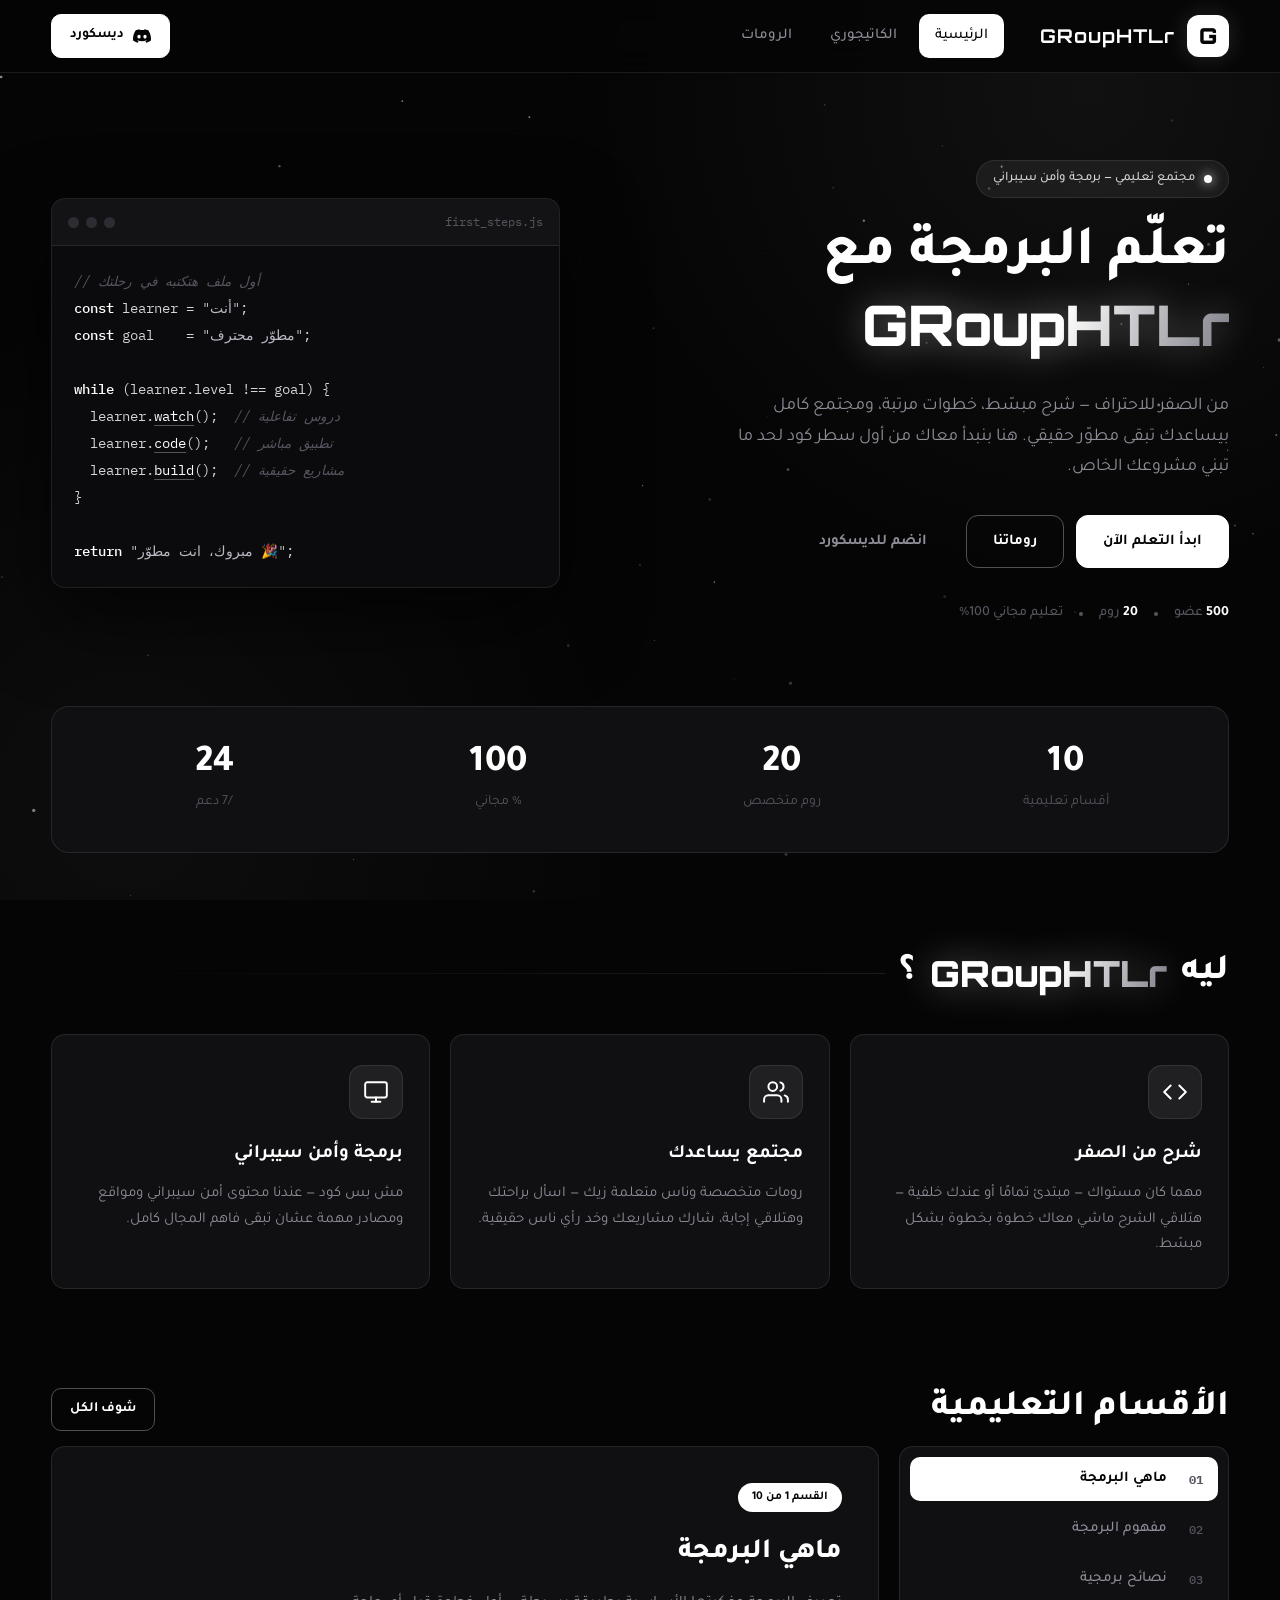
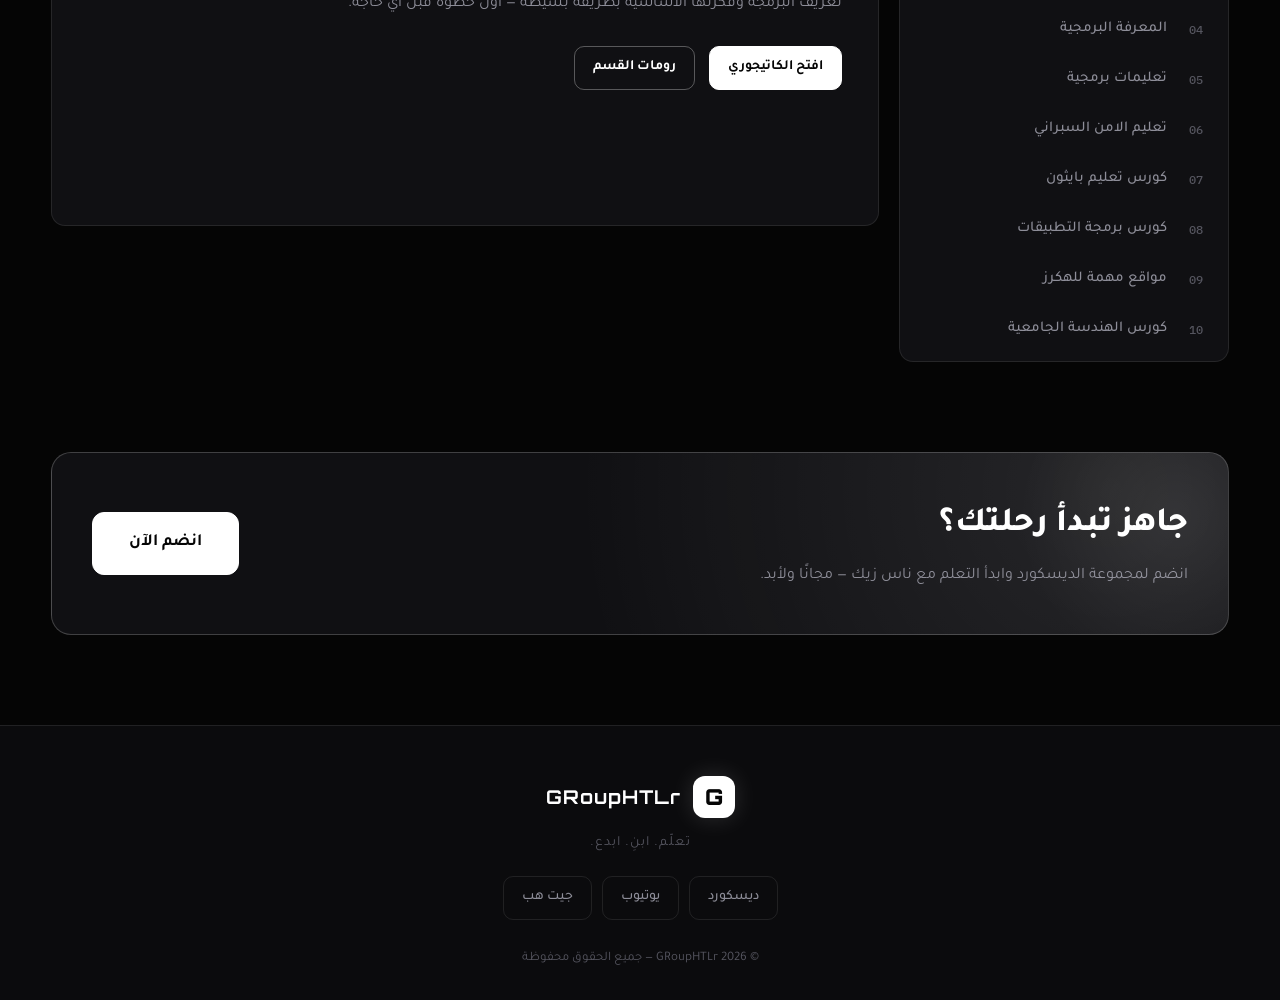
<file: index.html>
<!DOCTYPE html>
<html lang="ar" dir="rtl">
<head>
    <meta charset="UTF-8">
    <meta name="viewport" content="width=device-width, initial-scale=1.0">
    <title>GRoupHTLr — تعلّم البرمجة من الصفر</title>
    <meta name="description" content="GRoupHTLr — مجتمع عربي لتعليم البرمجة والأمن السيبراني من الصفر للاحتراف">
    <!-- ✏️ الخطوط: لو عايز تغير الخط عدّل من هنا -->
    <link rel="preconnect" href="https://fonts.googleapis.com">
    <link href="https://fonts.googleapis.com/css2?family=Tajawal:wght@400;500;700;800&family=Orbitron:wght@500;700;900&family=IBM+Plex+Mono:wght@400;500&display=swap" rel="stylesheet">
    <link rel="stylesheet" href="style.css">
<base target="_blank">
</head>
<body>

<!-- خلفية النجوم المتحركة -->
<canvas id="bgCanvas"></canvas>

<!-- ================= الهيدر ================= -->
<header class="header">
    <div class="container header-inner">

        <!-- ✏️ اللوقو: لو عندك صورة لوقو شيل الـ G وحط <img src="رابط-الصورة" alt="GRoupHTLr"> -->
        <a href="index.html" class="logo">
            <span class="logo-badge">G</span>
            <span class="logo-text">GRoupHTLr</span>
        </a>

        <nav class="nav" id="nav">
            <a href="index.html" class="active">الرئيسية</a>
            <a href="category.html">الكاتيجوري</a>
            <a href="rooms.html">الرومات</a>
        </nav>

        <div class="header-actions">
            <!-- ✏️ رابط الديسكورد بيتعدل من ملف index.js (SITE.discord) -->
            <a href="#" data-link="discord" target="_blank" class="btn btn-primary btn-sm">
                <svg width="18" height="18" viewBox="0 0 24 24" fill="currentColor"><path d="M20.317 4.37a19.79 19.79 0 0 0-4.885-1.515.074.074 0 0 0-.079.037c-.21.375-.444.865-.608 1.25a18.27 18.27 0 0 0-5.487 0 12.64 12.64 0 0 0-.617-1.25.077.077 0 0 0-.079-.037A19.736 19.736 0 0 0 3.677 4.37a.07.07 0 0 0-.032.027C.533 9.046-.32 13.58.099 18.058a.082.082 0 0 0 .031.056 19.9 19.9 0 0 0 5.993 3.03.078.078 0 0 0 .084-.028 14.09 14.09 0 0 0 1.226-1.994.076.076 0 0 0-.041-.106 13.107 13.107 0 0 1-1.872-.892.077.077 0 0 1-.008-.128c.126-.094.252-.192.372-.291a.074.074 0 0 1 .077-.01c3.928 1.793 8.18 1.793 12.062 0a.074.074 0 0 1 .078.009c.12.099.246.198.373.292a.077.077 0 0 1-.006.127 12.3 12.3 0 0 1-1.873.892.077.077 0 0 0-.041.107c.36.698.772 1.362 1.225 1.993a.076.076 0 0 0 .084.028 19.84 19.84 0 0 0 6.002-3.03.077.077 0 0 0 .032-.054c.5-5.177-.838-9.674-3.549-13.66a.06.06 0 0 0-.031-.03zM8.02 15.33c-1.183 0-2.157-1.085-2.157-2.419 0-1.333.955-2.419 2.157-2.419 1.21 0 2.176 1.096 2.157 2.42 0 1.333-.956 2.418-2.157 2.418zm7.975 0c-1.183 0-2.157-1.085-2.157-2.419 0-1.333.955-2.419 2.157-2.419 1.21 0 2.176 1.096 2.157 2.42 0 1.333-.946 2.418-2.157 2.418z"/></svg>
                ديسكورد
            </a>
            <button class="menu-toggle" id="menuToggle" aria-label="القائمة">
                <span></span><span></span><span></span>
            </button>
        </div>
    </div>
</header>

<main>
    <!-- ================= الهيرو ================= -->
    <section class="hero">
        <div class="container hero-grid">
            <div class="hero-content reveal">
                <span class="badge"><i></i> مجتمع تعليمي — برمجة وأمن سيبراني</span>

                <!-- ✏️ العنوان الرئيسي -->
                <h1 class="hero-title">تعلّم البرمجة مع <span class="brand">GRoupHTLr</span></h1>

                <!-- ✏️ التعريف: عدّل الكلام ده لكلامك أنت -->
                <p class="hero-desc">من الصفر للاحتراف — شرح مبسّط، خطوات مرتبة، ومجتمع كامل بيساعدك تبقى مطوّر حقيقي. هنا بنبدأ معاك من أول سطر كود لحد ما تبني مشروعك الخاص.</p>

                <div class="hero-cta">
                    <a href="category.html" class="btn btn-primary">ابدأ التعلم الآن</a>
                    <a href="rooms.html" class="btn btn-outline">روماتنا</a>
                    <a href="#" data-link="discord" target="_blank" class="btn btn-ghost">انضم للديسكورد</a>
                </div>

                <div class="hero-meta">
                    <span><b id="membersCount">0</b> عضو</span>
                    <i></i>
                    <span><b id="roomsCount">0</b> روم</span>
                    <i></i>
                    <span>تعليم مجاني 100%</span>
                </div>
            </div>

            <!-- نافذة الكود الزينة -->
            <div class="hero-code reveal">
                <div class="code-head">
                    <i></i><i></i><i></i>
                    <span>first_steps.js</span>
                </div>
                <pre><span class="cm">// أول ملف هتكتبه في رحلتك</span>
<span class="kw">const</span> learner = <span class="str">"أنت"</span>;
<span class="kw">const</span> goal    = <span class="str">"مطوّر محترف"</span>;

<span class="kw">while</span> (learner.level !== goal) {
  learner.<span class="fn">watch</span>();  <span class="cm">// دروس تفاعلية</span>
  learner.<span class="fn">code</span>();   <span class="cm">// تطبيق مباشر</span>
  learner.<span class="fn">build</span>();  <span class="cm">// مشاريع حقيقية</span>
}

<span class="kw">return</span> <span class="str">"مبروك، انت مطوّر 🎉"</span>;</pre>
            </div>
        </div>
    </section>

    <!-- ================= الإحصائيات ================= -->
    <section class="container">
        <div class="stats reveal">
            <div class="stat"><b class="counter" data-count="10">0</b><span>أقسام تعليمية</span></div>
            <div class="stat"><b class="counter" data-count="20">0</b><span>روم متخصص</span></div>
            <div class="stat"><b class="counter" data-count="100">0</b><span>% مجاني</span></div>
            <div class="stat"><b class="counter" data-count="24">0</b><span>/7 دعم</span></div>
        </div>
    </section>

    <!-- ================= المميزات ================= -->
    <section class="container">
        <h2 class="sec-title reveal">ليه <span class="brand">GRoupHTLr</span>؟</h2>
        <div class="features">
            <div class="feature reveal">
                <div class="feature-icon">
                    <svg width="26" height="26" viewBox="0 0 24 24" fill="none" stroke="currentColor" stroke-width="1.8" stroke-linecap="round" stroke-linejoin="round"><polyline points="16 18 22 12 16 6"/><polyline points="8 6 2 12 8 18"/></svg>
                </div>
                <h3>شرح من الصفر</h3>
                <p>مهما كان مستواك — مبتدئ تمامًا أو عندك خلفية — هتلاقي الشرح ماشي معاك خطوة بخطوة بشكل مبسّط.</p>
            </div>
            <div class="feature reveal">
                <div class="feature-icon">
                    <svg width="26" height="26" viewBox="0 0 24 24" fill="none" stroke="currentColor" stroke-width="1.8" stroke-linecap="round" stroke-linejoin="round"><path d="M17 21v-2a4 4 0 0 0-4-4H5a4 4 0 0 0-4 4v2"/><circle cx="9" cy="7" r="4"/><path d="M23 21v-2a4 4 0 0 0-3-3.87"/><path d="M16 3.13a4 4 0 0 1 0 7.75"/></svg>
                </div>
                <h3>مجتمع يساعدك</h3>
                <p>رومات متخصصة وناس متعلمة زيك — اسأل براحتك وهتلاقي إجابة، شارك مشاريعك وخد رأي ناس حقيقية.</p>
            </div>
            <div class="feature reveal">
                <div class="feature-icon">
                    <svg width="26" height="26" viewBox="0 0 24 24" fill="none" stroke="currentColor" stroke-width="1.8" stroke-linecap="round" stroke-linejoin="round"><rect x="2" y="3" width="20" height="14" rx="2"/><line x1="8" y1="21" x2="16" y2="21"/><line x1="12" y1="17" x2="12" y2="21"/></svg>
                </div>
                <h3>برمجة وأمن سيبراني</h3>
                <p>مش بس كود — عندنا محتوى أمن سيبراني ومواقع ومصادر مهمة عشان تبقى فاهم المجال كامل.</p>
            </div>
        </div>
    </section>

    <!-- ================= الأقسام (كاتيجوري) ================= -->
    <section class="container">
        <div class="sec-head reveal">
            <h2 class="sec-title">الأقسام التعليمية</h2>
            <a href="category.html" class="btn btn-outline btn-sm">شوف الكل</a>
        </div>
        <div class="cats-layout reveal">
            <!-- القايمة الجنب — بتتعبى تلقائي من index.js -->
            <aside class="cats-side" id="catList"></aside>
            <!-- اللوحة — بتتغير بالضغط -->
            <div class="cats-panel" id="catPanel"></div>
        </div>
    </section>

    <!-- ================= دعوة انضمام ================= -->
    <section class="container">
        <div class="join-banner reveal">
            <div>
                <h2>جاهز تبدأ رحلتك؟</h2>
                <p>انضم لمجموعة الديسكورد وابدأ التعلم مع ناس زيك — مجانًا ولأبد.</p>
            </div>
            <a href="#" data-link="discord" target="_blank" class="btn btn-primary btn-lg">انضم الآن</a>
        </div>
    </section>
</main>

<!-- ================= الفوتر ================= -->
<footer class="footer">
    <div class="container footer-inner">
        <a href="index.html" class="logo">
            <span class="logo-badge">G</span>
            <span class="logo-text">GRoupHTLr</span>
        </a>
        <p class="footer-slogan">تعلّم. ابنِ. ابدع.</p>
        <div class="socials">
            <!-- ✏️ الروابط بتتعدل من index.js -->
            <a href="#" data-link="discord" target="_blank">ديسكورد</a>
            <a href="#" data-link="youtube" target="_blank">يوتيوب</a>
            <a href="#" data-link="github" target="_blank">جيت هب</a>
        </div>
        <p class="copy">© 2026 GRoupHTLr — جميع الحقوق محفوظة</p>
    </div>
</footer>

<!-- زرار الصعود لفوق -->
<button id="toTop" aria-label="فوق">
    <svg width="20" height="20" viewBox="0 0 24 24" fill="none" stroke="currentColor" stroke-width="2" stroke-linecap="round" stroke-linejoin="round"><polyline points="18 15 12 9 6 15"/></svg>
</button>

<script src="index.js"></script>
</body>
</html>
</file>
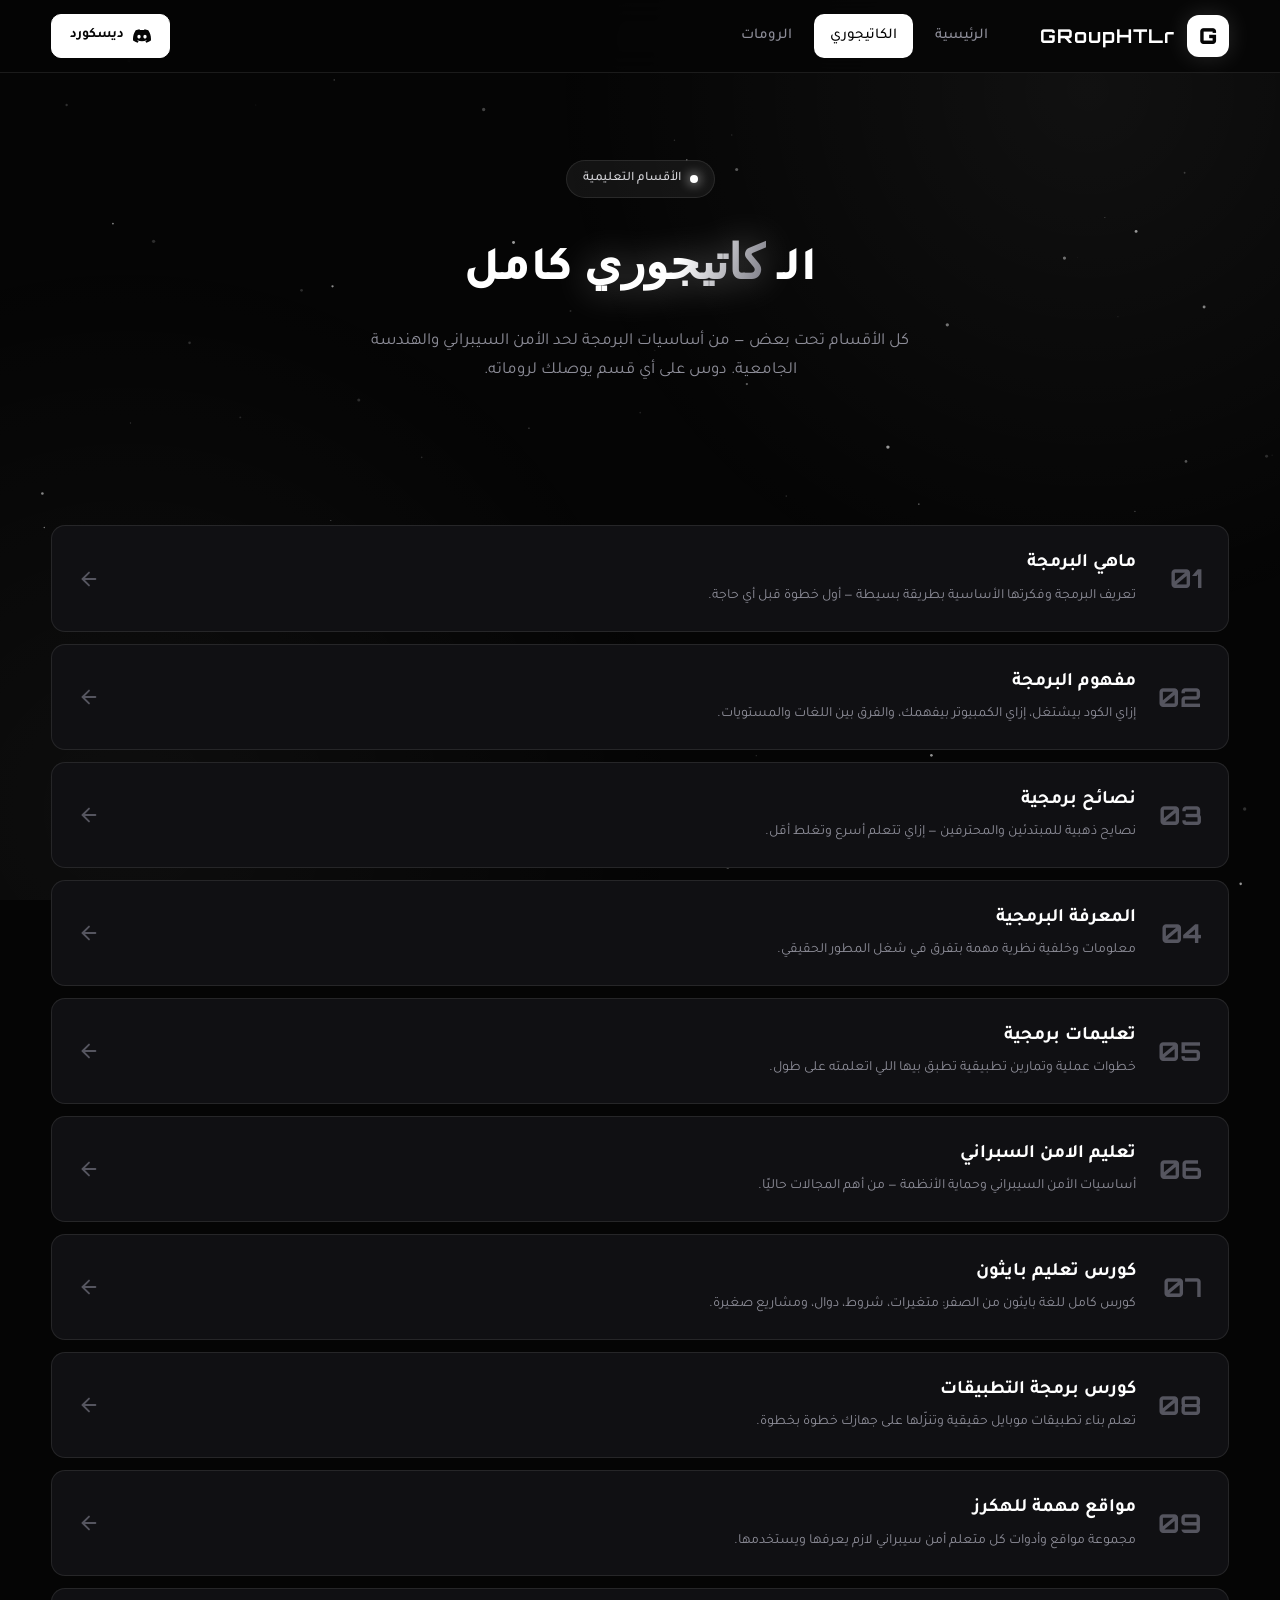
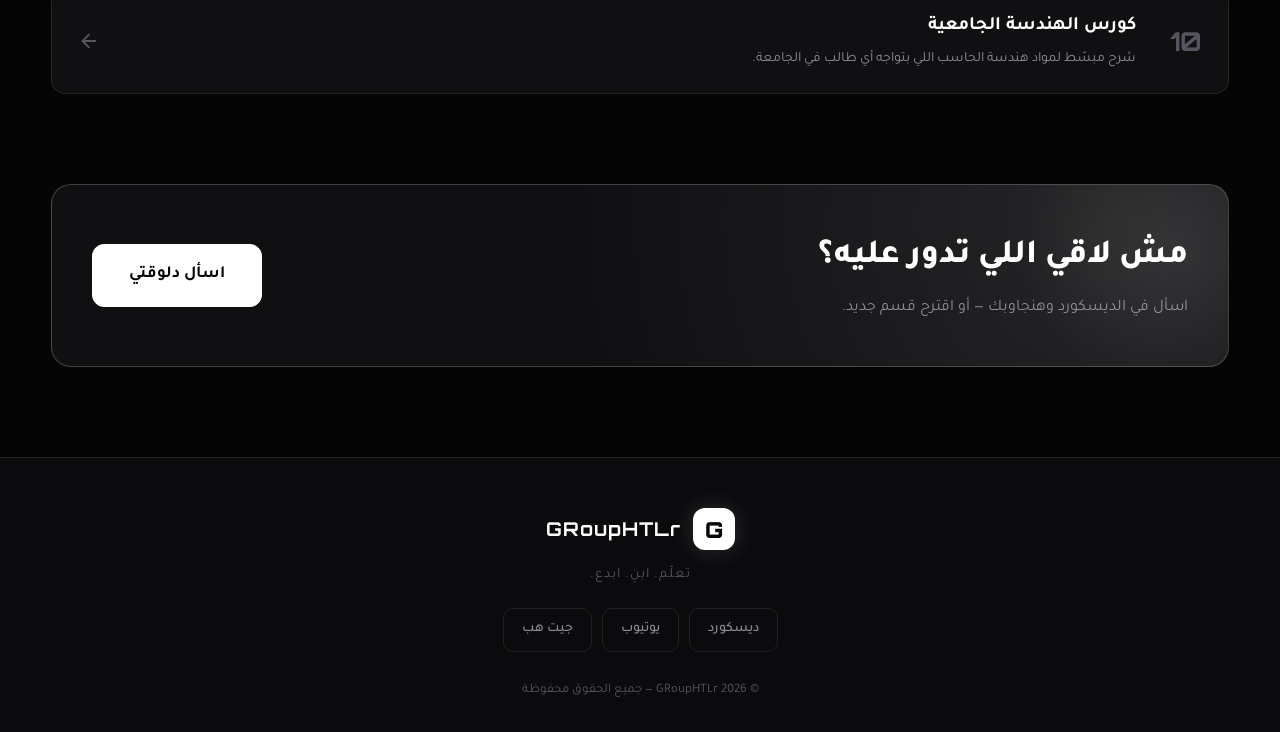
<file: category.html>
<!DOCTYPE html>
<html lang="ar" dir="rtl">
<head>
    <meta charset="UTF-8">
    <meta name="viewport" content="width=device-width, initial-scale=1.0">
    <title>الكاتيجوري — GRoupHTLr</title>
    <meta name="description" content="كل أقسام GRoupHTLr التعليمية في مكان واحد">
    <link rel="preconnect" href="https://fonts.googleapis.com">
    <link href="https://fonts.googleapis.com/css2?family=Tajawal:wght@400;500;700;800&family=Orbitron:wght@500;700;900&family=IBM+Plex+Mono:wght@400;500&display=swap" rel="stylesheet">
    <link rel="stylesheet" href="style.css">
<base target="_blank">
</head>
<body>

<canvas id="bgCanvas"></canvas>

<!-- ================= الهيدر ================= -->
<header class="header">
    <div class="container header-inner">
        <a href="index.html" class="logo">
            <span class="logo-badge">G</span>
            <span class="logo-text">GRoupHTLr</span>
        </a>
        <nav class="nav" id="nav">
            <a href="index.html">الرئيسية</a>
            <a href="category.html" class="active">الكاتيجوري</a>
            <a href="rooms.html">الرومات</a>
        </nav>
        <div class="header-actions">
            <a href="#" data-link="discord" target="_blank" class="btn btn-primary btn-sm">
                <svg width="18" height="18" viewBox="0 0 24 24" fill="currentColor"><path d="M20.317 4.37a19.79 19.79 0 0 0-4.885-1.515.074.074 0 0 0-.079.037c-.21.375-.444.865-.608 1.25a18.27 18.27 0 0 0-5.487 0 12.64 12.64 0 0 0-.617-1.25.077.077 0 0 0-.079-.037A19.736 19.736 0 0 0 3.677 4.37a.07.07 0 0 0-.032.027C.533 9.046-.32 13.58.099 18.058a.082.082 0 0 0 .031.056 19.9 19.9 0 0 0 5.993 3.03.078.078 0 0 0 .084-.028 14.09 14.09 0 0 0 1.226-1.994.076.076 0 0 0-.041-.106 13.107 13.107 0 0 1-1.872-.892.077.077 0 0 1-.008-.128c.126-.094.252-.192.372-.291a.074.074 0 0 1 .077-.01c3.928 1.793 8.18 1.793 12.062 0a.074.074 0 0 1 .078.009c.12.099.246.198.373.292a.077.077 0 0 1-.006.127 12.3 12.3 0 0 1-1.873.892.077.077 0 0 0-.041.107c.36.698.772 1.362 1.225 1.993a.076.076 0 0 0 .084.028 19.84 19.84 0 0 0 6.002-3.03.077.077 0 0 0 .032-.054c.5-5.177-.838-9.674-3.549-13.66a.06.06 0 0 0-.031-.03zM8.02 15.33c-1.183 0-2.157-1.085-2.157-2.419 0-1.333.955-2.419 2.157-2.419 1.21 0 2.176 1.096 2.157 2.42 0 1.333-.956 2.418-2.157 2.418zm7.975 0c-1.183 0-2.157-1.085-2.157-2.419 0-1.333.955-2.419 2.157-2.419 1.21 0 2.176 1.096 2.157 2.42 0 1.333-.946 2.418-2.157 2.418z"/></svg>
                ديسكورد
            </a>
            <button class="menu-toggle" id="menuToggle" aria-label="القائمة">
                <span></span><span></span><span></span>
            </button>
        </div>
    </div>
</header>

<main>
    <!-- رأس الصفحة -->
    <section class="page-hero container">
        <span class="badge"><i></i> الأقسام التعليمية</span>
        <h1>الـ <span class="brand">كاتيجوري</span> كامل</h1>
        <p>كل الأقسام تحت بعض — من أساسيات البرمجة لحد الأمن السيبراني والهندسة الجامعية. دوس على أي قسم يوصلك لروماته.</p>
    </section>

    <!-- ✏️ القايمة دي بتتعبى تلقائي من index.js (CATEGORIES) — عشان تعدل الأسماء روح للملف ده -->
    <section class="container">
        <div class="full-list" id="catFull"></div>
    </section>

    <!-- بانر -->
    <section class="container">
        <div class="join-banner reveal">
            <div>
                <h2>مش لاقي اللي تدور عليه؟</h2>
                <p>اسأل في الديسكورد وهنجاوبك — أو اقترح قسم جديد.</p>
            </div>
            <a href="#" data-link="discord" target="_blank" class="btn btn-primary btn-lg">اسأل دلوقتي</a>
        </div>
    </section>
</main>

<footer class="footer">
    <div class="container footer-inner">
        <a href="index.html" class="logo">
            <span class="logo-badge">G</span>
            <span class="logo-text">GRoupHTLr</span>
        </a>
        <p class="footer-slogan">تعلّم. ابنِ. ابدع.</p>
        <div class="socials">
            <a href="#" data-link="discord" target="_blank">ديسكورد</a>
            <a href="#" data-link="youtube" target="_blank">يوتيوب</a>
            <a href="#" data-link="github" target="_blank">جيت هب</a>
        </div>
        <p class="copy">© 2026 GRoupHTLr — جميع الحقوق محفوظة</p>
    </div>
</footer>

<button id="toTop" aria-label="فوق">
    <svg width="20" height="20" viewBox="0 0 24 24" fill="none" stroke="currentColor" stroke-width="2" stroke-linecap="round" stroke-linejoin="round"><polyline points="18 15 12 9 6 15"/></svg>
</button>

<script src="index.js"></script>
</body>
</html>
</file>
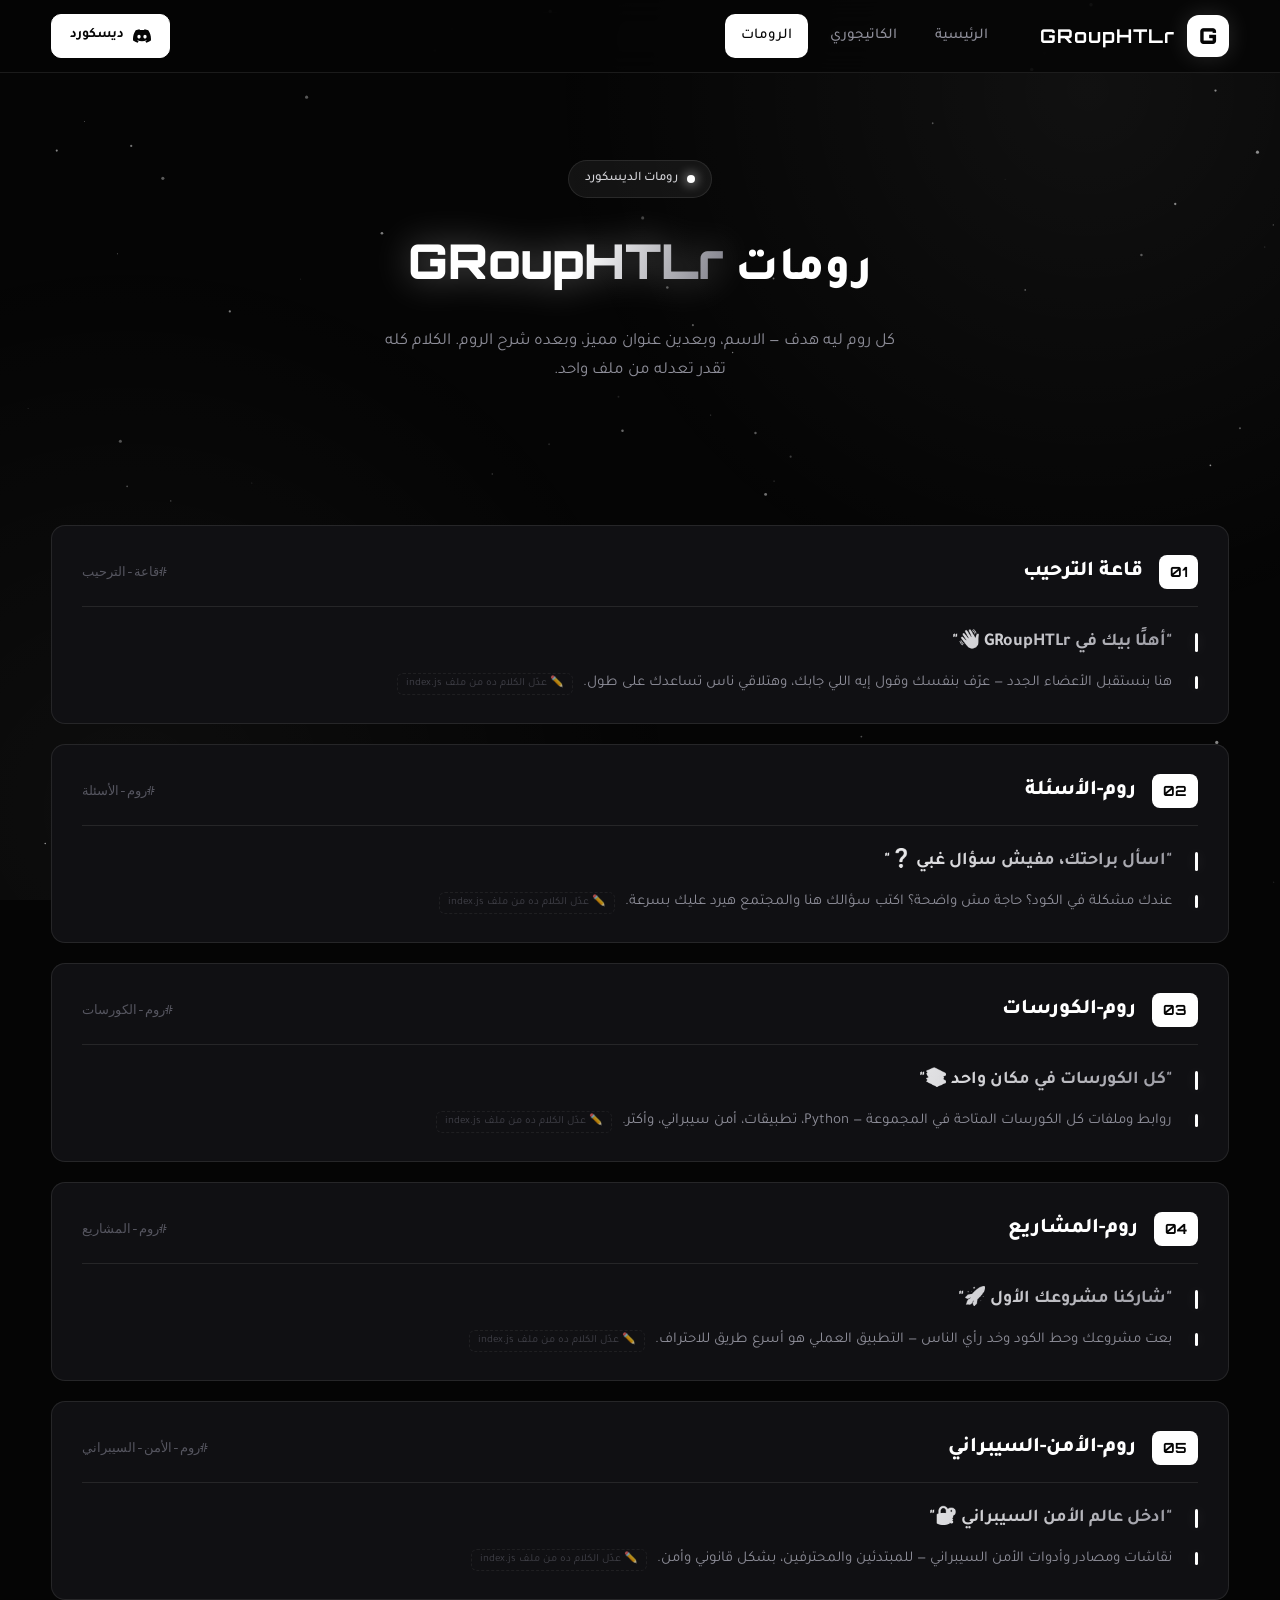
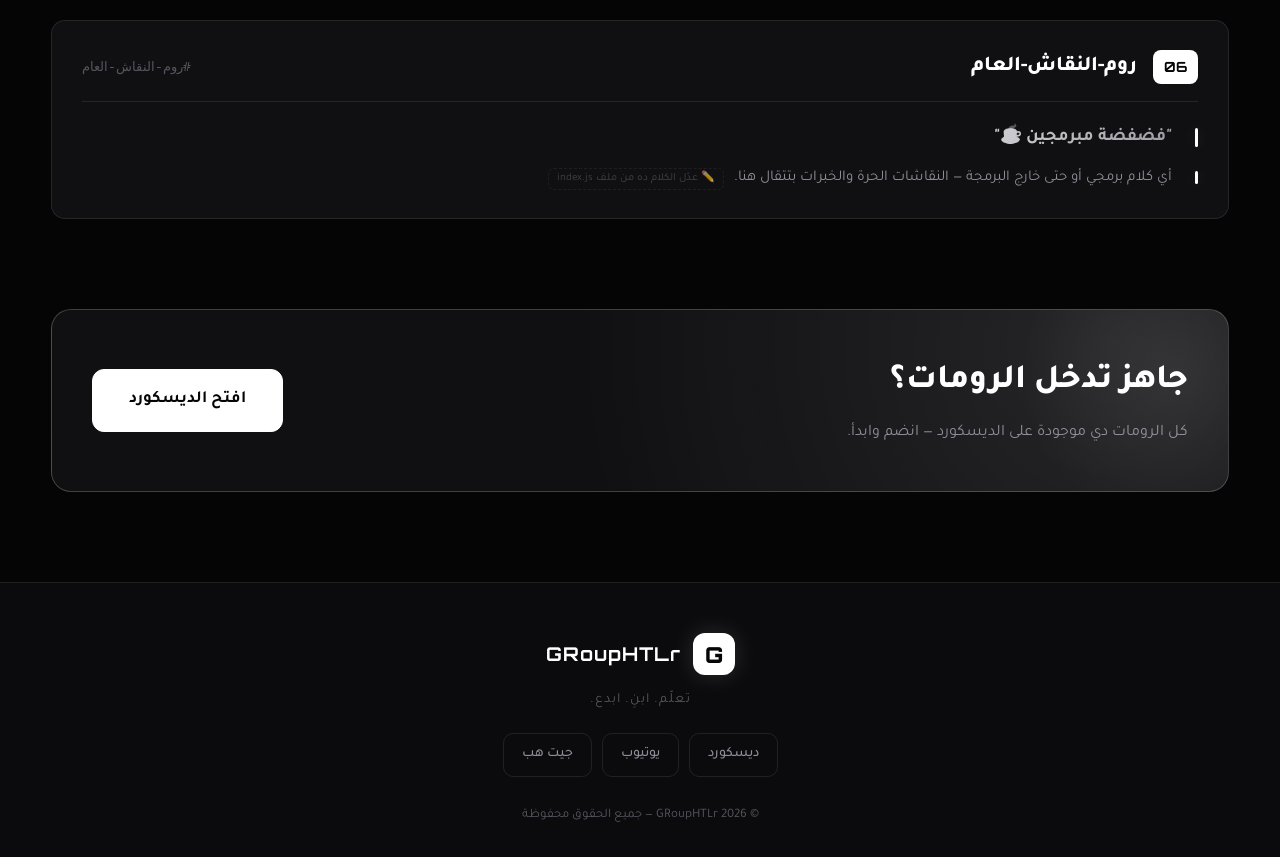
<file: rooms.html>
<!DOCTYPE html>
<html lang="ar" dir="rtl">
<head>
    <meta charset="UTF-8">
    <meta name="viewport" content="width=device-width, initial-scale=1.0">
    <title>الرومات — GRoupHTLr</title>
    <meta name="description" content="رومات مجموعة GRoupHTLr على الديسكورد">
    <link rel="preconnect" href="https://fonts.googleapis.com">
    <link href="https://fonts.googleapis.com/css2?family=Tajawal:wght@400;500;700;800&family=Orbitron:wght@500;700;900&family=IBM+Plex+Mono:wght@400;500&display=swap" rel="stylesheet">
    <link rel="stylesheet" href="style.css">
<base target="_blank">
</head>
<body>

<canvas id="bgCanvas"></canvas>

<!-- ================= الهيدر ================= -->
<header class="header">
    <div class="container header-inner">
        <a href="index.html" class="logo">
            <span class="logo-badge">G</span>
            <span class="logo-text">GRoupHTLr</span>
        </a>
        <nav class="nav" id="nav">
            <a href="index.html">الرئيسية</a>
            <a href="category.html">الكاتيجوري</a>
            <a href="rooms.html" class="active">الرومات</a>
        </nav>
        <div class="header-actions">
            <a href="#" data-link="discord" target="_blank" class="btn btn-primary btn-sm">
                <svg width="18" height="18" viewBox="0 0 24 24" fill="currentColor"><path d="M20.317 4.37a19.79 19.79 0 0 0-4.885-1.515.074.074 0 0 0-.079.037c-.21.375-.444.865-.608 1.25a18.27 18.27 0 0 0-5.487 0 12.64 12.64 0 0 0-.617-1.25.077.077 0 0 0-.079-.037A19.736 19.736 0 0 0 3.677 4.37a.07.07 0 0 0-.032.027C.533 9.046-.32 13.58.099 18.058a.082.082 0 0 0 .031.056 19.9 19.9 0 0 0 5.993 3.03.078.078 0 0 0 .084-.028 14.09 14.09 0 0 0 1.226-1.994.076.076 0 0 0-.041-.106 13.107 13.107 0 0 1-1.872-.892.077.077 0 0 1-.008-.128c.126-.094.252-.192.372-.291a.074.074 0 0 1 .077-.01c3.928 1.793 8.18 1.793 12.062 0a.074.074 0 0 1 .078.009c.12.099.246.198.373.292a.077.077 0 0 1-.006.127 12.3 12.3 0 0 1-1.873.892.077.077 0 0 0-.041.107c.36.698.772 1.362 1.225 1.993a.076.076 0 0 0 .084.028 19.84 19.84 0 0 0 6.002-3.03.077.077 0 0 0 .032-.054c.5-5.177-.838-9.674-3.549-13.66a.06.06 0 0 0-.031-.03zM8.02 15.33c-1.183 0-2.157-1.085-2.157-2.419 0-1.333.955-2.419 2.157-2.419 1.21 0 2.176 1.096 2.157 2.42 0 1.333-.956 2.418-2.157 2.418zm7.975 0c-1.183 0-2.157-1.085-2.157-2.419 0-1.333.955-2.419 2.157-2.419 1.21 0 2.176 1.096 2.157 2.42 0 1.333-.946 2.418-2.157 2.418z"/></svg>
                ديسكورد
            </a>
            <button class="menu-toggle" id="menuToggle" aria-label="القائمة">
                <span></span><span></span><span></span>
            </button>
        </div>
    </div>
</header>

<main>
    <!-- رأس الصفحة -->
    <section class="page-hero container">
        <span class="badge"><i></i> رومات الديسكورد</span>
        <h1>رومات <span class="brand">GRoupHTLr</span></h1>
        <p>كل روم ليه هدف — الاسم، وبعدين عنوان مميز، وبعده شرح الروم. الكلام كله تقدر تعدله من ملف واحد.</p>
    </section>

    <!-- ✏️ الرومات دي بتتعبى تلقائي من index.js (ROOMS) — عشان تضيف روم جديد زوّد سطر واحد -->
    <section class="container">
        <div class="rooms-list" id="roomsList"></div>
    </section>

    <!-- بانر -->
    <section class="container">
        <div class="join-banner reveal">
            <div>
                <h2>جاهز تدخل الرومات؟</h2>
                <p>كل الرومات دي موجودة على الديسكورد — انضم وابدأ.</p>
            </div>
            <a href="#" data-link="discord" target="_blank" class="btn btn-primary btn-lg">افتح الديسكورد</a>
        </div>
    </section>
</main>

<footer class="footer">
    <div class="container footer-inner">
        <a href="index.html" class="logo">
            <span class="logo-badge">G</span>
            <span class="logo-text">GRoupHTLr</span>
        </a>
        <p class="footer-slogan">تعلّم. ابنِ. ابدع.</p>
        <div class="socials">
            <a href="#" data-link="discord" target="_blank">ديسكورد</a>
            <a href="#" data-link="youtube" target="_blank">يوتيوب</a>
            <a href="#" data-link="github" target="_blank">جيت هب</a>
        </div>
        <p class="copy">© 2026 GRoupHTLr — جميع الحقوق محفوظة</p>
    </div>
</footer>

<button id="toTop" aria-label="فوق">
    <svg width="20" height="20" viewBox="0 0 24 24" fill="none" stroke="currentColor" stroke-width="2" stroke-linecap="round" stroke-linejoin="round"><polyline points="18 15 12 9 6 15"/></svg>
</button>

<script src="index.js"></script>
</body>
</html>
</file>
<file: style.css>
/* ==========================================================
   GRoupHTLr — style.css
   تصميم أسود فخم + أبيض
   ✏️ الألوان كلها متجمعه تحت في :root — عدّل من هنا لو حبيت
   ========================================================== */

:root {
    --bg: #050505;
    --bg-soft: #0b0b0d;
    --card: #101013;
    --line: rgba(255, 255, 255, 0.09);
    --white: #ffffff;
    --gray-1: #d4d4d8;
    --gray-2: #8e8e99;
    --gray-3: #55555f;
    --glow: rgba(255, 255, 255, 0.14);
    --radius: 14px;
    --font-ar: 'Tajawal', sans-serif;
    --font-en: 'Orbitron', sans-serif;
    --font-mono: 'IBM Plex Mono', monospace;
    --tr: all .3s cubic-bezier(.4, 0, .2, 1);
}

* { margin: 0; padding: 0; box-sizing: border-box; }

html { scroll-behavior: smooth; }

body {
    font-family: var(--font-ar);
    background: var(--bg);
    color: var(--white);
    min-height: 100vh;
    overflow-x: hidden;
    line-height: 1.7;
}

/* خلفية الكانفس (النجوم) */
#bgCanvas {
    position: fixed;
    inset: 0;
    width: 100%;
    height: 100%;
    z-index: 0;
    pointer-events: none;
}

body::before {
    content: "";
    position: fixed;
    inset: 0;
    z-index: 0;
    pointer-events: none;
    background:
        radial-gradient(circle at 85% 10%, rgba(255,255,255,.05), transparent 40%),
        radial-gradient(circle at 10% 90%, rgba(255,255,255,.04), transparent 40%);
}

::selection { background: var(--white); color: var(--bg); }

/* سكرول بار */
::-webkit-scrollbar { width: 9px; }
::-webkit-scrollbar-track { background: var(--bg); }
::-webkit-scrollbar-thumb { background: #26262c; border-radius: 10px; }
::-webkit-scrollbar-thumb:hover { background: #3a3a42; }

.container {
    width: min(1180px, 92%);
    margin-inline: auto;
    position: relative;
    z-index: 1;
}

/* ============ الهيدر ============ */
.header {
    position: fixed;
    top: 0; right: 0; left: 0;
    z-index: 100;
    background: rgba(5, 5, 5, .82);
    backdrop-filter: blur(16px);
    border-bottom: 1px solid var(--line);
}

.header-inner {
    display: flex;
    align-items: center;
    gap: 24px;
    height: 72px;
}

.logo {
    display: flex;
    align-items: center;
    gap: 12px;
    text-decoration: none;
    color: var(--white);
}

.logo-badge {
    width: 42px;
    height: 42px;
    border-radius: 12px;
    background: var(--white);
    color: var(--bg);
    font-family: var(--font-en);
    font-weight: 900;
    font-size: 22px;
    display: flex;
    align-items: center;
    justify-content: center;
    box-shadow: 0 0 24px var(--glow);
    transition: var(--tr);
}

.logo-badge img {
    width: 100%;
    height: 100%;
    object-fit: cover;
    border-radius: 12px;
}

.logo:hover .logo-badge { transform: rotate(-8deg) scale(1.05); }

.logo-text {
    font-family: var(--font-en);
    font-weight: 700;
    font-size: 19px;
    letter-spacing: 1px;
}

.nav {
    display: flex;
    gap: 6px;
    margin-inline-start: 12px;
}

.nav a {
    color: var(--gray-2);
    text-decoration: none;
    font-size: 15px;
    font-weight: 500;
    padding: 9px 16px;
    border-radius: 10px;
    transition: var(--tr);
}

.nav a:hover { color: var(--white); background: rgba(255,255,255,.06); }

.nav a.active { color: var(--bg); background: var(--white); }

.header-actions { margin-inline-start: auto; display: flex; align-items: center; gap: 12px; }

/* ============ الأزرار ============ */
.btn {
    display: inline-flex;
    align-items: center;
    justify-content: center;
    gap: 9px;
    padding: 13px 26px;
    border-radius: 12px;
    font-family: var(--font-ar);
    font-size: 15px;
    font-weight: 700;
    text-decoration: none;
    cursor: pointer;
    border: 1px solid transparent;
    transition: var(--tr);
    white-space: nowrap;
}

.btn-primary {
    background: var(--white);
    color: var(--bg);
    border-color: var(--white);
}

.btn-primary:hover {
    box-shadow: 0 0 32px var(--glow);
    transform: translateY(-2px);
}

.btn-outline {
    background: transparent;
    color: var(--white);
    border-color: rgba(255,255,255,.3);
}

.btn-outline:hover { border-color: var(--white); background: rgba(255,255,255,.06); }

.btn-ghost {
    background: transparent;
    color: var(--gray-2);
    border-color: transparent;
}

.btn-ghost:hover { color: var(--white); }

.btn-sm { padding: 9px 18px; font-size: 14px; border-radius: 10px; }

.btn-lg { padding: 16px 36px; font-size: 17px; }

/* زرار الموبايل */
.menu-toggle {
    display: none;
    flex-direction: column;
    gap: 5px;
    background: none;
    border: 1px solid var(--line);
    border-radius: 10px;
    padding: 11px 10px;
    cursor: pointer;
}

.menu-toggle span {
    display: block;
    width: 20px;
    height: 2px;
    background: var(--white);
    border-radius: 2px;
    transition: var(--tr);
}

.menu-toggle.open span:nth-child(1) { transform: translateY(7px) rotate(45deg); }
.menu-toggle.open span:nth-child(2) { opacity: 0; }
.menu-toggle.open span:nth-child(3) { transform: translateY(-7px) rotate(-45deg); }

/* ============ الهيرو ============ */
.hero { padding: 160px 0 80px; }

.hero-grid {
    display: grid;
    grid-template-columns: 1.1fr .9fr;
    gap: 48px;
    align-items: center;
}

.badge {
    display: inline-flex;
    align-items: center;
    gap: 9px;
    padding: 7px 16px;
    border-radius: 999px;
    background: rgba(255,255,255,.06);
    border: 1px solid var(--line);
    font-size: 13px;
    font-weight: 500;
    color: var(--gray-1);
    margin-bottom: 22px;
}

.badge i {
    width: 8px;
    height: 8px;
    border-radius: 50%;
    background: var(--white);
    box-shadow: 0 0 12px var(--white);
    animation: pulse-dot 2s infinite;
}

@keyframes pulse-dot {
    0%, 100% { opacity: 1; transform: scale(1); }
    50% { opacity: .4; transform: scale(.75); }
}

.hero-title {
    font-size: clamp(34px, 5vw, 56px);
    font-weight: 800;
    line-height: 1.25;
    margin-bottom: 18px;
}

/* ✏️ اسم البراند — الإفكت الضريف (لمعة بيضا متحركة) */
.brand {
    font-family: var(--font-en);
    font-weight: 900;
    background: linear-gradient(110deg, #fff 25%, #6d6d78 50%, #fff 75%);
    background-size: 220% 100%;
    -webkit-background-clip: text;
    background-clip: text;
    color: transparent;
    animation: shine 3.2s linear infinite;
    filter: drop-shadow(0 0 18px rgba(255,255,255,.35));
    white-space: nowrap;
}

@keyframes shine {
    0% { background-position: 200% 0; }
    100% { background-position: -200% 0; }
}

.hero-desc {
    font-size: 18px;
    color: var(--gray-2);
    max-width: 52ch;
    margin-bottom: 32px;
}

.hero-cta { display: flex; gap: 12px; flex-wrap: wrap; }

.hero-meta {
    display: flex;
    align-items: center;
    gap: 16px;
    margin-top: 34px;
    color: var(--gray-3);
    font-size: 14px;
    font-weight: 500;
}

.hero-meta b { color: var(--white); font-variant-numeric: tabular-nums; }

.hero-meta i { width: 4px; height: 4px; border-radius: 50%; background: var(--gray-3); }

/* نافذة الكود */
.hero-code {
    background: var(--bg-soft);
    border: 1px solid var(--line);
    border-radius: var(--radius);
    overflow: hidden;
    box-shadow: 0 30px 80px rgba(0,0,0,.6);
    direction: ltr;
}

.code-head {
    display: flex;
    align-items: center;
    gap: 7px;
    padding: 13px 16px;
    border-bottom: 1px solid var(--line);
    background: rgba(255,255,255,.03);
}

.code-head i {
    width: 11px; height: 11px;
    border-radius: 50%;
    background: #2c2c33;
}

.code-head span {
    margin-inline-start: auto;
    font-family: var(--font-mono);
    font-size: 12px;
    color: var(--gray-3);
}

.hero-code pre {
    padding: 22px;
    font-family: var(--font-mono);
    font-size: 13.5px;
    line-height: 2;
    color: var(--gray-1);
    white-space: pre-wrap;
}

.cm  { color: var(--gray-3); font-style: italic; }
.kw  { color: var(--white); font-weight: 500; }
.str { color: #b9b9c4; }
.fn  { color: var(--white); text-decoration: underline; text-underline-offset: 4px; text-decoration-color: rgba(255,255,255,.3); }

/* ============ الإحصائيات ============ */
.stats {
    display: grid;
    grid-template-columns: repeat(4, 1fr);
    gap: 16px;
    padding: 28px;
    margin-bottom: 90px;
    background: var(--card);
    border: 1px solid var(--line);
    border-radius: 18px;
}

.stat { text-align: center; padding: 8px; }

.stat b {
    display: block;
    font-size: 38px;
    font-weight: 800;
    font-variant-numeric: tabular-nums;
    line-height: 1.2;
}

.stat span { color: var(--gray-3); font-size: 14px; }

/* ============ عناوين الأقسام ============ */
.sec-title {
    font-size: clamp(26px, 3.4vw, 36px);
    font-weight: 800;
    display: flex;
    align-items: center;
    gap: 14px;
    margin-bottom: 30px;
}

.sec-title::after {
    content: "";
    flex: 1;
    height: 1px;
    background: linear-gradient(to left, var(--line), transparent);
}

.sec-head { display: flex; align-items: center; justify-content: space-between; margin-bottom: 6px; }
.sec-head .sec-title { margin-bottom: 0; }

section.container { margin-bottom: 90px; }

/* ============ المميزات ============ */
.features {
    display: grid;
    grid-template-columns: repeat(3, 1fr);
    gap: 20px;
}

.feature {
    background: var(--card);
    border: 1px solid var(--line);
    border-radius: var(--radius);
    padding: 30px 26px;
    transition: var(--tr);
    position: relative;
    overflow: hidden;
}

.feature::before {
    content: "";
    position: absolute;
    top: 0; right: 0; left: 0;
    height: 2px;
    background: var(--white);
    transform: scaleX(0);
    transition: var(--tr);
}

.feature:hover { transform: translateY(-6px); border-color: rgba(255,255,255,.25); }
.feature:hover::before { transform: scaleX(1); }

.feature-icon {
    width: 54px;
    height: 54px;
    border-radius: 14px;
    background: rgba(255,255,255,.07);
    border: 1px solid var(--line);
    display: flex;
    align-items: center;
    justify-content: center;
    margin-bottom: 20px;
    color: var(--white);
    transition: var(--tr);
}

.feature:hover .feature-icon {
    background: var(--white);
    color: var(--bg);
    box-shadow: 0 0 26px var(--glow);
}

.feature h3 { font-size: 19px; font-weight: 700; margin-bottom: 10px; }
.feature p { color: var(--gray-2); font-size: 15px; }

/* ============ الأقسام — الجنب واللوحة ============ */
.cats-layout {
    display: grid;
    grid-template-columns: 330px 1fr;
    gap: 20px;
    align-items: start;
}

.cats-side {
    display: flex;
    flex-direction: column;
    gap: 6px;
    background: var(--card);
    border: 1px solid var(--line);
    border-radius: var(--radius);
    padding: 10px;
    position: sticky;
    top: 92px;
}

.cat-item {
    display: flex;
    align-items: center;
    gap: 12px;
    width: 100%;
    text-align: start;
    background: none;
    border: none;
    color: var(--gray-2);
    font-family: var(--font-ar);
    font-size: 15px;
    font-weight: 500;
    padding: 13px 15px;
    border-radius: 10px;
    cursor: pointer;
    transition: var(--tr);
}

.cat-item .num {
    font-family: var(--font-mono);
    font-size: 12px;
    color: var(--gray-3);
    min-width: 24px;
    font-variant-numeric: tabular-nums;
}

.cat-item:hover { background: rgba(255,255,255,.05); color: var(--white); }
.cat-item.on { background: var(--white); color: var(--bg); font-weight: 700; }
.cat-item.on .num { color: var(--gray-3); }

.cats-panel {
    background: var(--card);
    border: 1px solid var(--line);
    border-radius: var(--radius);
    padding: 36px;
    min-height: 380px;
}

.cats-panel .p-tag {
    display: inline-block;
    font-size: 12px;
    font-weight: 700;
    color: var(--bg);
    background: var(--white);
    border-radius: 999px;
    padding: 4px 14px;
    margin-bottom: 18px;
}

.cats-panel h3 { font-size: 28px; font-weight: 800; margin-bottom: 14px; }
.cats-panel .p-desc { color: var(--gray-2); font-size: 16px; max-width: 55ch; margin-bottom: 28px; }

.cats-panel .p-foot {
    display: flex;
    align-items: center;
    gap: 14px;
    flex-wrap: wrap;
}

/* ============ صفحة الكاتيجوري الكاملة ============ */
.page-hero { padding: 160px 0 50px; text-align: center; }

.page-hero h1 {
    font-size: clamp(32px, 4.5vw, 48px);
    font-weight: 800;
    margin-bottom: 14px;
}

.page-hero p { color: var(--gray-2); font-size: 17px; max-width: 60ch; margin-inline: auto; }

.full-list { display: flex; flex-direction: column; gap: 12px; }

.full-item {
    display: flex;
    align-items: center;
    gap: 20px;
    background: var(--card);
    border: 1px solid var(--line);
    border-radius: var(--radius);
    padding: 22px 26px;
    text-decoration: none;
    color: var(--white);
    transition: var(--tr);
    position: relative;
    overflow: hidden;
}

.full-item::after {
    content: "";
    position: absolute;
    inset: 0;
    background: linear-gradient(to left, rgba(255,255,255,.06), transparent 60%);
    opacity: 0;
    transition: var(--tr);
}

.full-item:hover { border-color: rgba(255,255,255,.3); transform: translateX(-6px); }
.full-item:hover::after { opacity: 1; }

.full-item .big-num {
    font-family: var(--font-en);
    font-size: 26px;
    font-weight: 700;
    color: var(--gray-3);
    min-width: 46px;
    transition: var(--tr);
}

.full-item:hover .big-num { color: var(--white); text-shadow: 0 0 18px var(--glow); }

.full-item .fi-body { flex: 1; }
.full-item h3 { font-size: 19px; font-weight: 700; margin-bottom: 4px; }
.full-item p { color: var(--gray-2); font-size: 14px; }

.full-item .arrow {
    color: var(--gray-3);
    transition: var(--tr);
    flex-shrink: 0;
}

.full-item:hover .arrow { color: var(--white); transform: translateX(-6px); }

/* ============ صفحة الرومات ============ */
.rooms-list { display: flex; flex-direction: column; gap: 20px; }

.room {
    background: var(--card);
    border: 1px solid var(--line);
    border-radius: var(--radius);
    padding: 28px 30px;
    transition: var(--tr);
}

.room:hover { border-color: rgba(255,255,255,.25); box-shadow: 0 20px 60px rgba(0,0,0,.5); }

.room-head {
    display: flex;
    align-items: center;
    gap: 16px;
    margin-bottom: 20px;
    padding-bottom: 16px;
    border-bottom: 1px solid var(--line);
}

.room-head .room-num {
    font-family: var(--font-en);
    font-size: 14px;
    font-weight: 700;
    color: var(--bg);
    background: var(--white);
    border-radius: 8px;
    padding: 5px 11px;
}

.room-head h3 { font-size: 21px; font-weight: 800; }

.room-head .room-hash {
    margin-inline-start: auto;
    color: var(--gray-3);
    font-family: var(--font-mono);
    font-size: 13px;
}

/* ✏️ القوس الأول: العنوان بالإفكت الضريف */
.room blockquote { position: relative; padding-inline-start: 26px; }

.room blockquote::before {
    content: "";
    position: absolute;
    inset-inline-start: 0;
    top: 6px;
    bottom: 6px;
    width: 3px;
    border-radius: 3px;
    background: var(--white);
    box-shadow: 0 0 14px var(--glow);
}

.room-title {
    font-size: 18px;
    font-weight: 700;
    margin-bottom: 12px;
    background: linear-gradient(110deg, #fff 30%, #767681 50%, #fff 70%);
    background-size: 220% 100%;
    -webkit-background-clip: text;
    background-clip: text;
    color: transparent;
    animation: shine 3.6s linear infinite;
}

/* ✏️ القوس الثاني: الكلام اللي هتعدله */
.room-text { color: var(--gray-2); font-size: 15px; }

.room-text::after {
    content: "✏️ عدّل الكلام ده من ملف index.js";
    display: inline-block;
    margin-inline-start: 10px;
    font-size: 11px;
    color: var(--gray-3);
    border: 1px dashed var(--line);
    border-radius: 6px;
    padding: 1px 8px;
    opacity: .7;
}

/* ============ بانر الانضمام ============ */
.join-banner {
    display: flex;
    align-items: center;
    justify-content: space-between;
    gap: 24px;
    flex-wrap: wrap;
    background:
        radial-gradient(circle at 90% 20%, rgba(255,255,255,.09), transparent 50%),
        var(--card);
    border: 1px solid rgba(255,255,255,.2);
    border-radius: 20px;
    padding: 44px 40px;
    position: relative;
    overflow: hidden;
}

.join-banner::before {
    content: "";
    position: absolute;
    top: -60%;
    right: -10%;
    width: 340px;
    height: 340px;
    border-radius: 50%;
    background: radial-gradient(circle, rgba(255,255,255,.08), transparent 65%);
    pointer-events: none;
}

.join-banner h2 { font-size: clamp(24px, 3vw, 34px); font-weight: 800; margin-bottom: 8px; }
.join-banner p { color: var(--gray-2); font-size: 16px; }

/* ============ الفوتر ============ */
.footer {
    border-top: 1px solid var(--line);
    padding: 50px 0 30px;
    background: var(--bg-soft);
    position: relative;
    z-index: 1;
}

.footer-inner { text-align: center; display: flex; flex-direction: column; align-items: center; gap: 14px; }

.footer .logo { justify-content: center; }

.footer-slogan { color: var(--gray-3); font-size: 14px; letter-spacing: 1px; }

.socials { display: flex; gap: 10px; margin-top: 6px; }

.socials a {
    color: var(--gray-2);
    text-decoration: none;
    font-size: 14px;
    font-weight: 500;
    padding: 9px 18px;
    border: 1px solid var(--line);
    border-radius: 10px;
    transition: var(--tr);
}

.socials a:hover { color: var(--bg); background: var(--white); border-color: var(--white); }

.copy { color: var(--gray-3); font-size: 13px; margin-top: 14px; }

/* ============ زرار الصعود ============ */
#toTop {
    position: fixed;
    bottom: 26px;
    inset-inline-end: 26px;
    width: 46px;
    height: 46px;
    border-radius: 12px;
    background: var(--white);
    color: var(--bg);
    border: none;
    cursor: pointer;
    display: flex;
    align-items: center;
    justify-content: center;
    opacity: 0;
    visibility: hidden;
    transform: translateY(14px);
    transition: var(--tr);
    z-index: 90;
    box-shadow: 0 10px 30px rgba(0,0,0,.5);
}

#toTop.show { opacity: 1; visibility: visible; transform: translateY(0); }
#toTop:hover { transform: translateY(-4px); }

/* ============ أنيميشن الظهور ============ */
.reveal { opacity: 0; transform: translateY(28px); transition: opacity .7s ease, transform .7s ease; }
.reveal.in { opacity: 1; transform: none; }

/* ============ الموبايل ============ */
@media (max-width: 900px) {
    .hero-grid { grid-template-columns: 1fr; gap: 36px; }
    .hero-code pre { font-size: 12px; }
    .features { grid-template-columns: 1fr; }
    .cats-layout { grid-template-columns: 1fr; }
    .cats-side { position: static; }
    .stats { grid-template-columns: repeat(2, 1fr); row-gap: 26px; }
}

@media (max-width: 720px) {
    .nav {
        position: fixed;
        top: 72px;
        right: 0; left: 0;
        flex-direction: column;
        background: rgba(5,5,5,.97);
        border-bottom: 1px solid var(--line);
        padding: 14px;
        gap: 4px;
        transform: translateY(-130%);
        transition: transform .35s ease;
    }

    .nav.open { transform: translateY(0); }
    .nav a { text-align: center; padding: 13px; }
    .menu-toggle { display: flex; }
    .header-actions .btn { display: none; }
    .hero { padding-top: 130px; }
    .join-banner { padding: 32px 24px; }
    .room { padding: 22px; }
    .full-item { flex-wrap: wrap; gap: 12px; }
}
</file>
